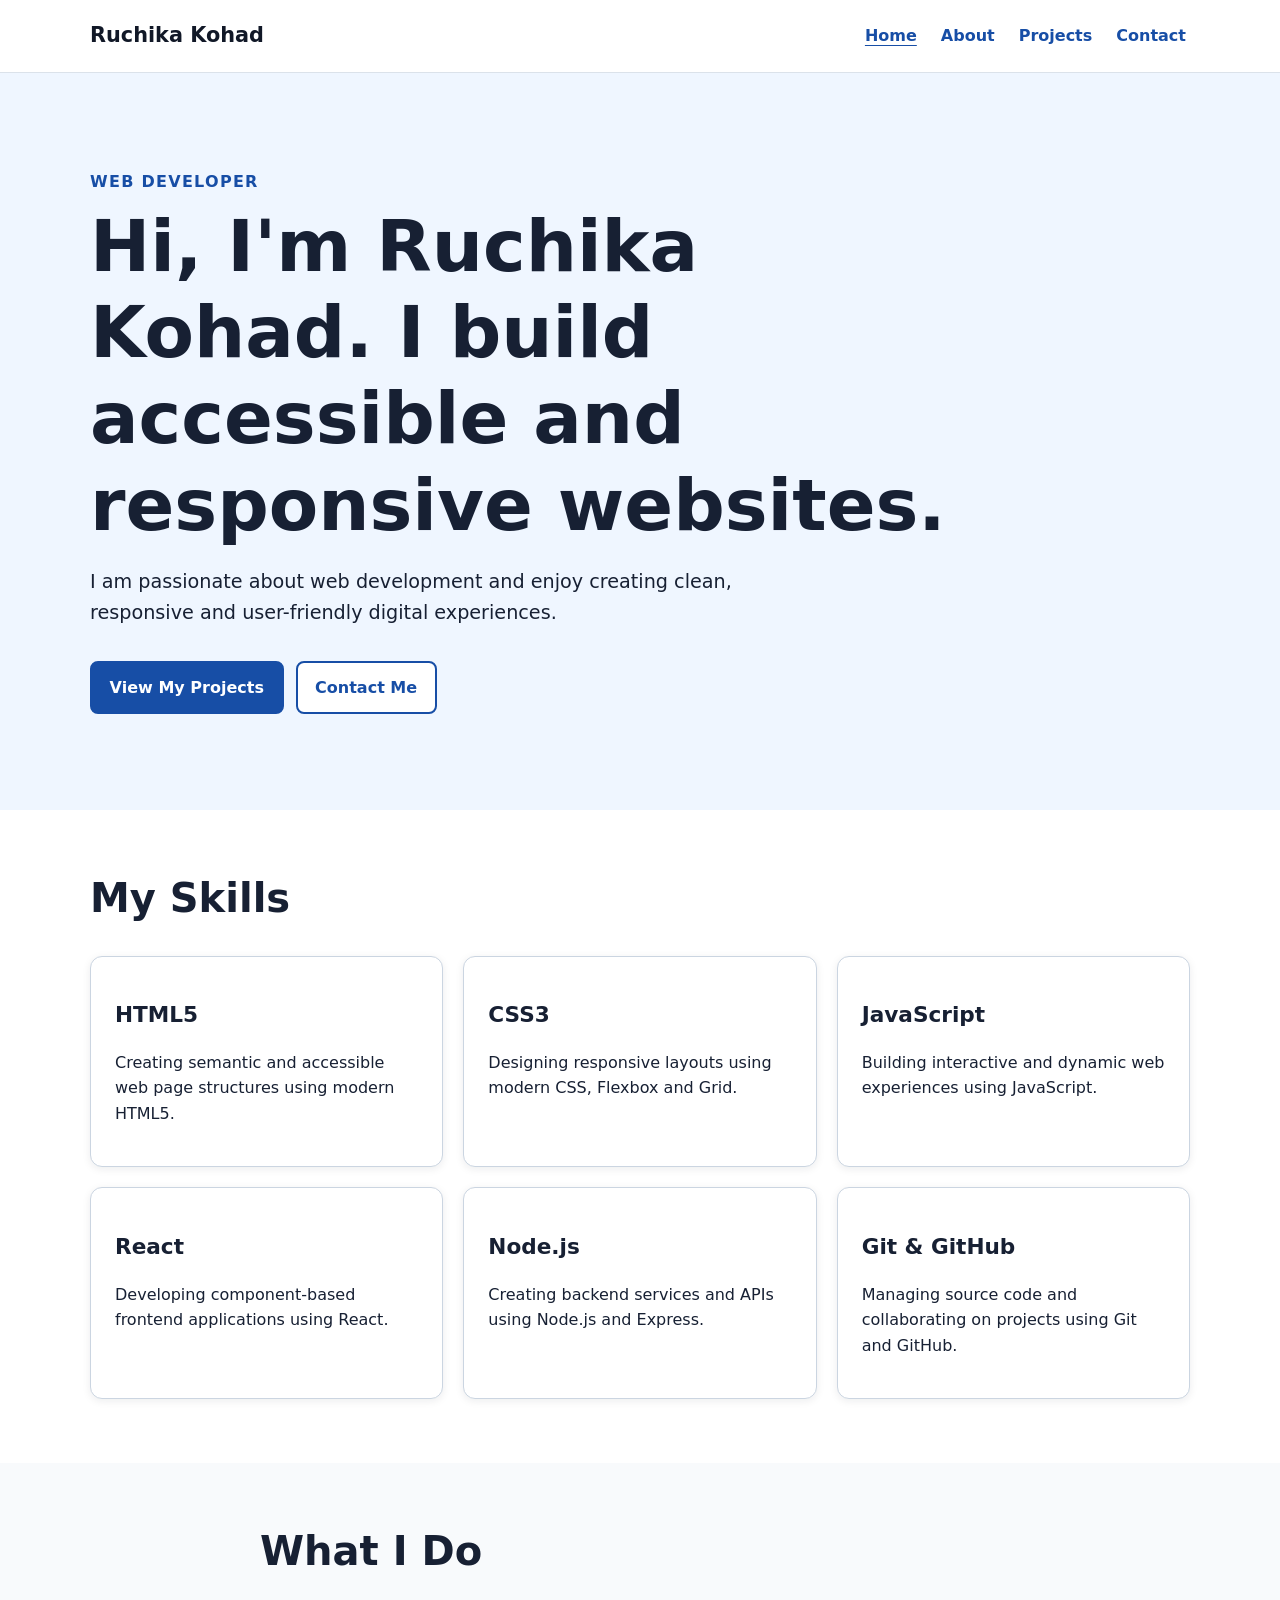
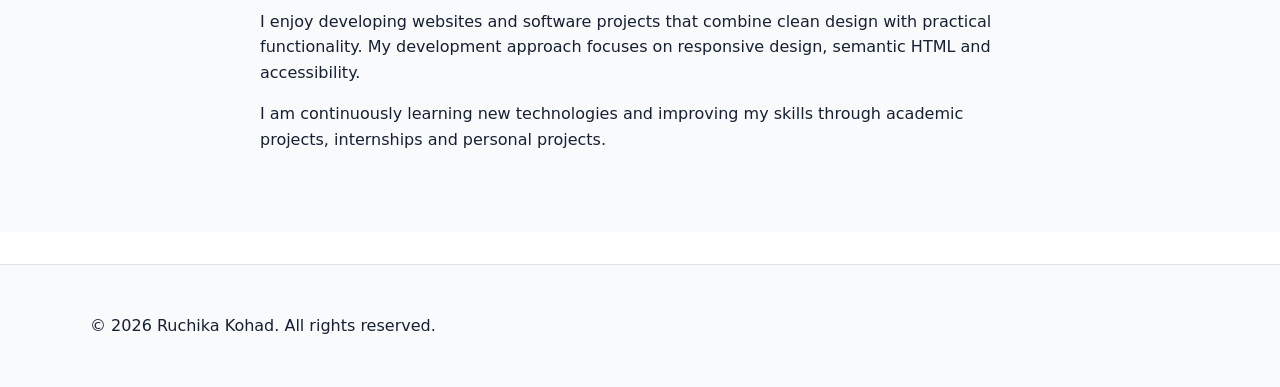
<file: index.html>
<!DOCTYPE html>
<html lang="en">
<head>
    <meta charset="UTF-8">

    <meta name="viewport" content="width=device-width, initial-scale=1.0">

    <meta name="description"
        content="Ruchika Kohad's personal portfolio showcasing web development projects, technical skills, and accessible responsive websites.">

    <meta name="author" content="Ruchika Kohad">

    <meta name="robots" content="index, follow">

    <meta name="theme-color" content="#2563eb">

    <link rel="canonical"
        href="https://ruchikakohad.github.io/InternTask1/">

    <link rel="stylesheet" href="css/style.css">

    <title>Ruchika Kohad | Web Developer Portfolio</title>
</head>

<body>

    <!-- Skip Navigation -->
    <a class="skip-link" href="#main-content">
        Skip to main content
    </a>

    <!-- Header -->
    <header class="site-header">

        <div class="container header-inner">

            <a class="logo"
               href="index.html"
               aria-label="Ruchika Kohad Home">
                Ruchika Kohad
            </a>

            <!-- Navigation -->
            <nav aria-label="Primary navigation">

                <ul class="nav-list">

                    <li>
                        <a href="index.html"
                           aria-current="page">
                            Home
                        </a>
                    </li>

                    <li>
                        <a href="about.html">
                            About
                        </a>
                    </li>

                    <li>
                        <a href="projects.html">
                            Projects
                        </a>
                    </li>

                    <li>
                        <a href="contact.html">
                            Contact
                        </a>
                    </li>

                </ul>

            </nav>

        </div>

    </header>


    <!-- Main Content -->
    <main id="main-content">

        <!-- Hero Section -->
        <section class="hero"
                 aria-labelledby="hero-title">

            <div class="container">

                <p class="eyebrow">
                    Web Developer
                </p>

                <h1 id="hero-title">
                    Hi, I'm Ruchika Kohad.
                    I build accessible and responsive websites.
                </h1>

                <p class="lead">
                    I am passionate about web development and enjoy
                    creating clean, responsive and user-friendly
                    digital experiences.
                </p>

                <div class="button-group">

                    <a class="button"
                       href="projects.html">
                        View My Projects
                    </a>

                    <a class="button button-secondary"
                       href="contact.html">
                        Contact Me
                    </a>

                </div>

            </div>

        </section>


        <!-- Skills Section -->
        <section class="section"
                 aria-labelledby="skills-title">

            <div class="container">

                <h2 id="skills-title">
                    My Skills
                </h2>

                <div class="card-grid">

                    <article class="card">

                        <h3>
                            HTML5
                        </h3>

                        <p>
                            Creating semantic and accessible
                            web page structures using modern HTML5.
                        </p>

                    </article>


                    <article class="card">

                        <h3>
                            CSS3
                        </h3>

                        <p>
                            Designing responsive layouts using
                            modern CSS, Flexbox and Grid.
                        </p>

                    </article>


                    <article class="card">

                        <h3>
                            JavaScript
                        </h3>

                        <p>
                            Building interactive and dynamic
                            web experiences using JavaScript.
                        </p>

                    </article>


                    <article class="card">

                        <h3>
                            React
                        </h3>

                        <p>
                            Developing component-based frontend
                            applications using React.
                        </p>

                    </article>


                    <article class="card">

                        <h3>
                            Node.js
                        </h3>

                        <p>
                            Creating backend services and APIs
                            using Node.js and Express.
                        </p>

                    </article>


                    <article class="card">

                        <h3>
                            Git & GitHub
                        </h3>

                        <p>
                            Managing source code and collaborating
                            on projects using Git and GitHub.
                        </p>

                    </article>

                </div>

            </div>

        </section>


        <!-- Introduction Section -->
        <section class="section light-section"
                 aria-labelledby="intro-title">

            <div class="container narrow">

                <h2 id="intro-title">
                    What I Do
                </h2>

                <p>
                    I enjoy developing websites and software projects
                    that combine clean design with practical functionality.
                    My development approach focuses on responsive design,
                    semantic HTML and accessibility.
                </p>

                <p>
                    I am continuously learning new technologies and
                    improving my skills through academic projects,
                    internships and personal projects.
                </p>

            </div>

        </section>

    </main>


    <!-- Footer -->
    <footer class="site-footer">

        <div class="container">

            <p>
                &copy; 2026 Ruchika Kohad.
                All rights reserved.
            </p>

        </div>

    </footer>

</body>
</html>
</file>
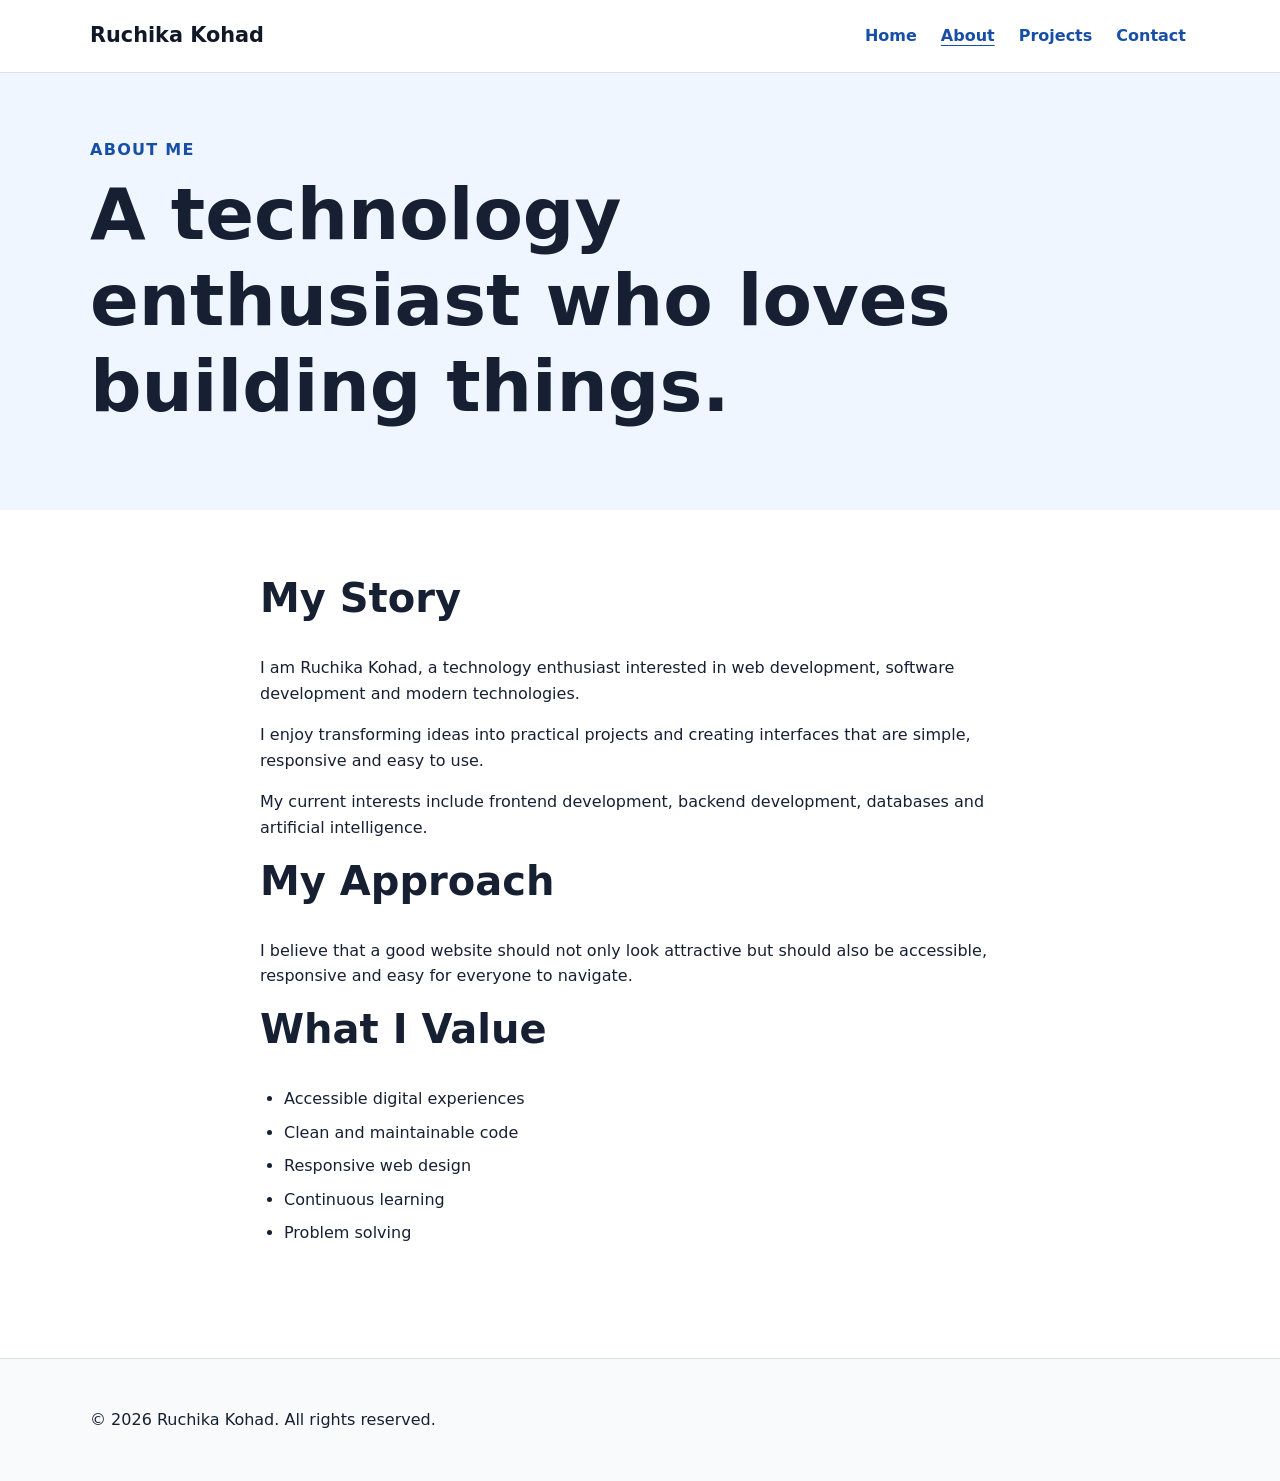
<file: about.html>
<!DOCTYPE html>
<html lang="en">

<head>

    <meta charset="UTF-8">

    <meta name="viewport"
          content="width=device-width, initial-scale=1.0">

    <meta name="description"
          content="Learn about Ruchika Kohad, her education, interests, technical skills and approach to web development.">

    <meta name="author"
          content="Ruchika Kohad">

    <meta name="robots"
          content="index, follow">

    <link rel="canonical"
          href="https://ruchikakohad.github.io/InternTask1/about.html">

    <link rel="stylesheet"
          href="css/style.css">

    <title>
        About Ruchika Kohad | Web Developer
    </title>

</head>


<body>

    <a class="skip-link"
       href="#main-content">
        Skip to main content
    </a>


    <!-- Header -->

    <header class="site-header">

        <div class="container header-inner">

            <a class="logo"
               href="index.html"
               aria-label="Ruchika Kohad Home">
                Ruchika Kohad
            </a>


            <nav aria-label="Primary navigation">

                <ul class="nav-list">

                    <li>
                        <a href="index.html">
                            Home
                        </a>
                    </li>

                    <li>
                        <a href="about.html"
                           aria-current="page">
                            About
                        </a>
                    </li>

                    <li>
                        <a href="projects.html">
                            Projects
                        </a>
                    </li>

                    <li>
                        <a href="contact.html">
                            Contact
                        </a>
                    </li>

                </ul>

            </nav>

        </div>

    </header>


    <!-- Main -->

    <main id="main-content">


        <section class="page-heading"
                 aria-labelledby="page-title">

            <div class="container">

                <p class="eyebrow">
                    About Me
                </p>

                <h1 id="page-title">
                    A technology enthusiast who loves building things.
                </h1>

            </div>

        </section>


        <section class="section"
                 aria-labelledby="story-title">

            <div class="container narrow">

                <h2 id="story-title">
                    My Story
                </h2>

                <p>
                    I am Ruchika Kohad, a technology enthusiast
                    interested in web development, software development
                    and modern technologies.
                </p>

                <p>
                    I enjoy transforming ideas into practical projects
                    and creating interfaces that are simple, responsive
                    and easy to use.
                </p>

                <p>
                    My current interests include frontend development,
                    backend development, databases and artificial
                    intelligence.
                </p>


                <h2>
                    My Approach
                </h2>

                <p>
                    I believe that a good website should not only
                    look attractive but should also be accessible,
                    responsive and easy for everyone to navigate.
                </p>


                <h2>
                    What I Value
                </h2>

                <ul class="value-list">

                    <li>
                        Accessible digital experiences
                    </li>

                    <li>
                        Clean and maintainable code
                    </li>

                    <li>
                        Responsive web design
                    </li>

                    <li>
                        Continuous learning
                    </li>

                    <li>
                        Problem solving
                    </li>

                </ul>

            </div>

        </section>


    </main>


    <footer class="site-footer">

        <div class="container">

            <p>
                &copy; 2026 Ruchika Kohad.
                All rights reserved.
            </p>

        </div>

    </footer>


</body>

</html>
</file>
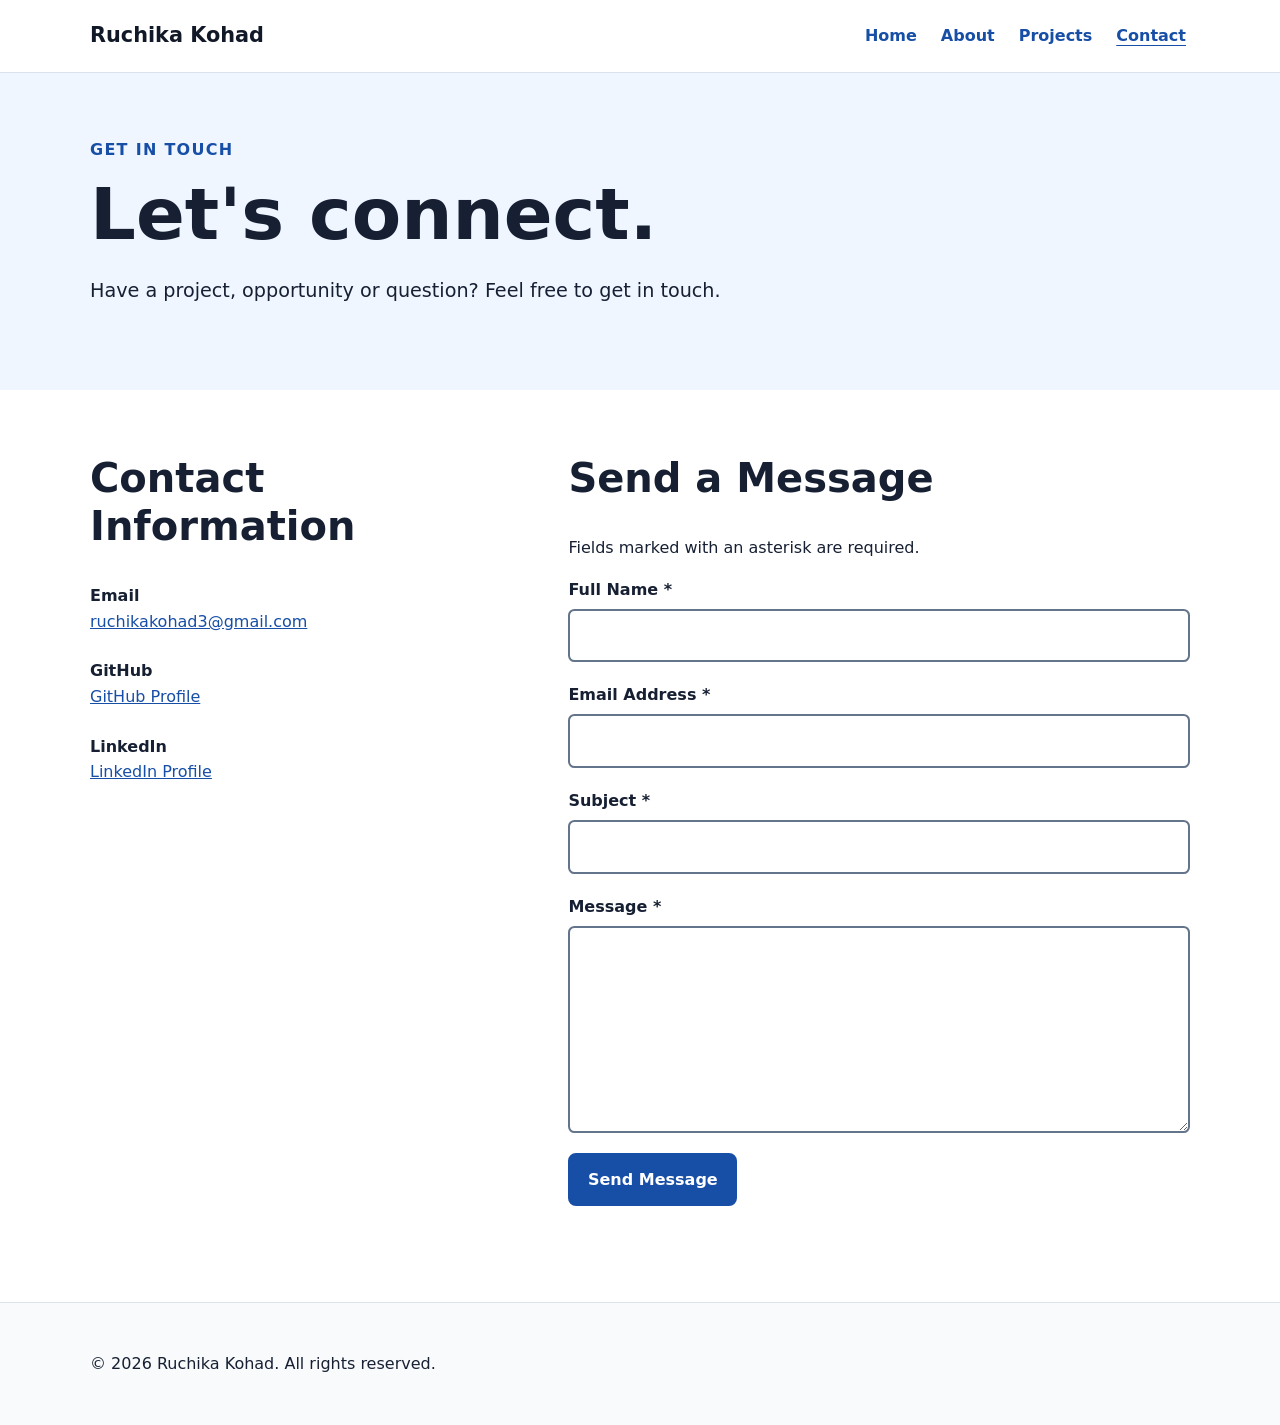
<file: contact.html>
<!DOCTYPE html>
<html lang="en">

<head>

    <meta charset="UTF-8">

    <meta name="viewport"
          content="width=device-width, initial-scale=1.0">

    <meta name="description"
          content="Contact Ruchika Kohad for web development, software development and project-related opportunities.">

    <meta name="author"
          content="Ruchika Kohad">

    <meta name="robots"
          content="index, follow">

    <link rel="canonical"
          href="https://yourusername.github.io/thiranex-task1/contact.html">

    <link rel="stylesheet"
          href="css/style.css">

    <title>
        Contact | Ruchika Kohad
    </title>

</head>


<body>

    <a class="skip-link"
       href="#main-content">
        Skip to main content
    </a>


    <header class="site-header">

        <div class="container header-inner">

            <a class="logo"
               href="index.html"
               aria-label="Ruchika Kohad Home">
                Ruchika Kohad
            </a>


            <nav aria-label="Primary navigation">

                <ul class="nav-list">

                    <li>
                        <a href="index.html">
                            Home
                        </a>
                    </li>

                    <li>
                        <a href="about.html">
                            About
                        </a>
                    </li>

                    <li>
                        <a href="projects.html">
                            Projects
                        </a>
                    </li>

                    <li>
                        <a href="contact.html"
                           aria-current="page">
                            Contact
                        </a>
                    </li>

                </ul>

            </nav>

        </div>

    </header>


    <main id="main-content">


        <section class="page-heading"
                 aria-labelledby="page-title">

            <div class="container">

                <p class="eyebrow">
                    Get In Touch
                </p>

                <h1 id="page-title">
                    Let's connect.
                </h1>

                <p class="lead">
                    Have a project, opportunity or question?
                    Feel free to get in touch.
                </p>

            </div>

        </section>


        <section class="section"
                 aria-labelledby="contact-title">

            <div class="container contact-layout">


                <!-- Contact Information -->

                <div>

                    <h2 id="contact-title">
                        Contact Information
                    </h2>

                    <address class="contact-info">

                        <p>
                            <strong>Email</strong><br>

                            <a href="mailto:ruchikakohad3@gmail.com">
    ruchikakohad3@gmail.com
</a>
                        </p>


                        <p>
                            <strong>GitHub</strong><br>

                            <a href="https://github.com/"
                               target="_blank"
                               rel="noopener noreferrer">
                                GitHub Profile
                            </a>
                        </p>


                        <p>
                            <strong>LinkedIn</strong><br>

                            <a href="https://www.linkedin.com/"
                               target="_blank"
                               rel="noopener noreferrer">
                                LinkedIn Profile
                            </a>
                        </p>

                    </address>

                </div>


                <!-- Contact Form -->

                <div>

                    <h2>
                        Send a Message
                    </h2>

                    <p id="form-help">
                        Fields marked with an asterisk
                        are required.
                    </p>


                    <form action="#"
                          method="post"
                          aria-describedby="form-help">


                        <div class="form-group">

                            <label for="name">
                                Full Name
                                <span aria-hidden="true">
                                    *
                                </span>
                            </label>

                            <input
                                id="name"
                                name="name"
                                type="text"
                                autocomplete="name"
                                required
                                aria-required="true"
                            >

                        </div>


                        <div class="form-group">

                            <label for="email">
                                Email Address
                                <span aria-hidden="true">
                                    *
                                </span>
                            </label>

                            <input
                                id="email"
                                name="email"
                                type="email"
                                autocomplete="email"
                                required
                                aria-required="true"
                            >

                        </div>


                        <div class="form-group">

                            <label for="subject">
                                Subject
                                <span aria-hidden="true">
                                    *
                                </span>
                            </label>

                            <input
                                id="subject"
                                name="subject"
                                type="text"
                                required
                                aria-required="true"
                            >

                        </div>


                        <div class="form-group">

                            <label for="message">
                                Message
                                <span aria-hidden="true">
                                    *
                                </span>
                            </label>

                            <textarea
                                id="message"
                                name="message"
                                rows="7"
                                required
                                aria-required="true"
                            ></textarea>

                        </div>


                        <button
                            class="button"
                            type="submit">
                            Send Message
                        </button>


                    </form>

                </div>

            </div>

        </section>


    </main>


    <footer class="site-footer">

        <div class="container">

            <p>
                &copy; 2026 Ruchika Kohad.
                All rights reserved.
            </p>

        </div>

    </footer>


</body>

</html>
</file>
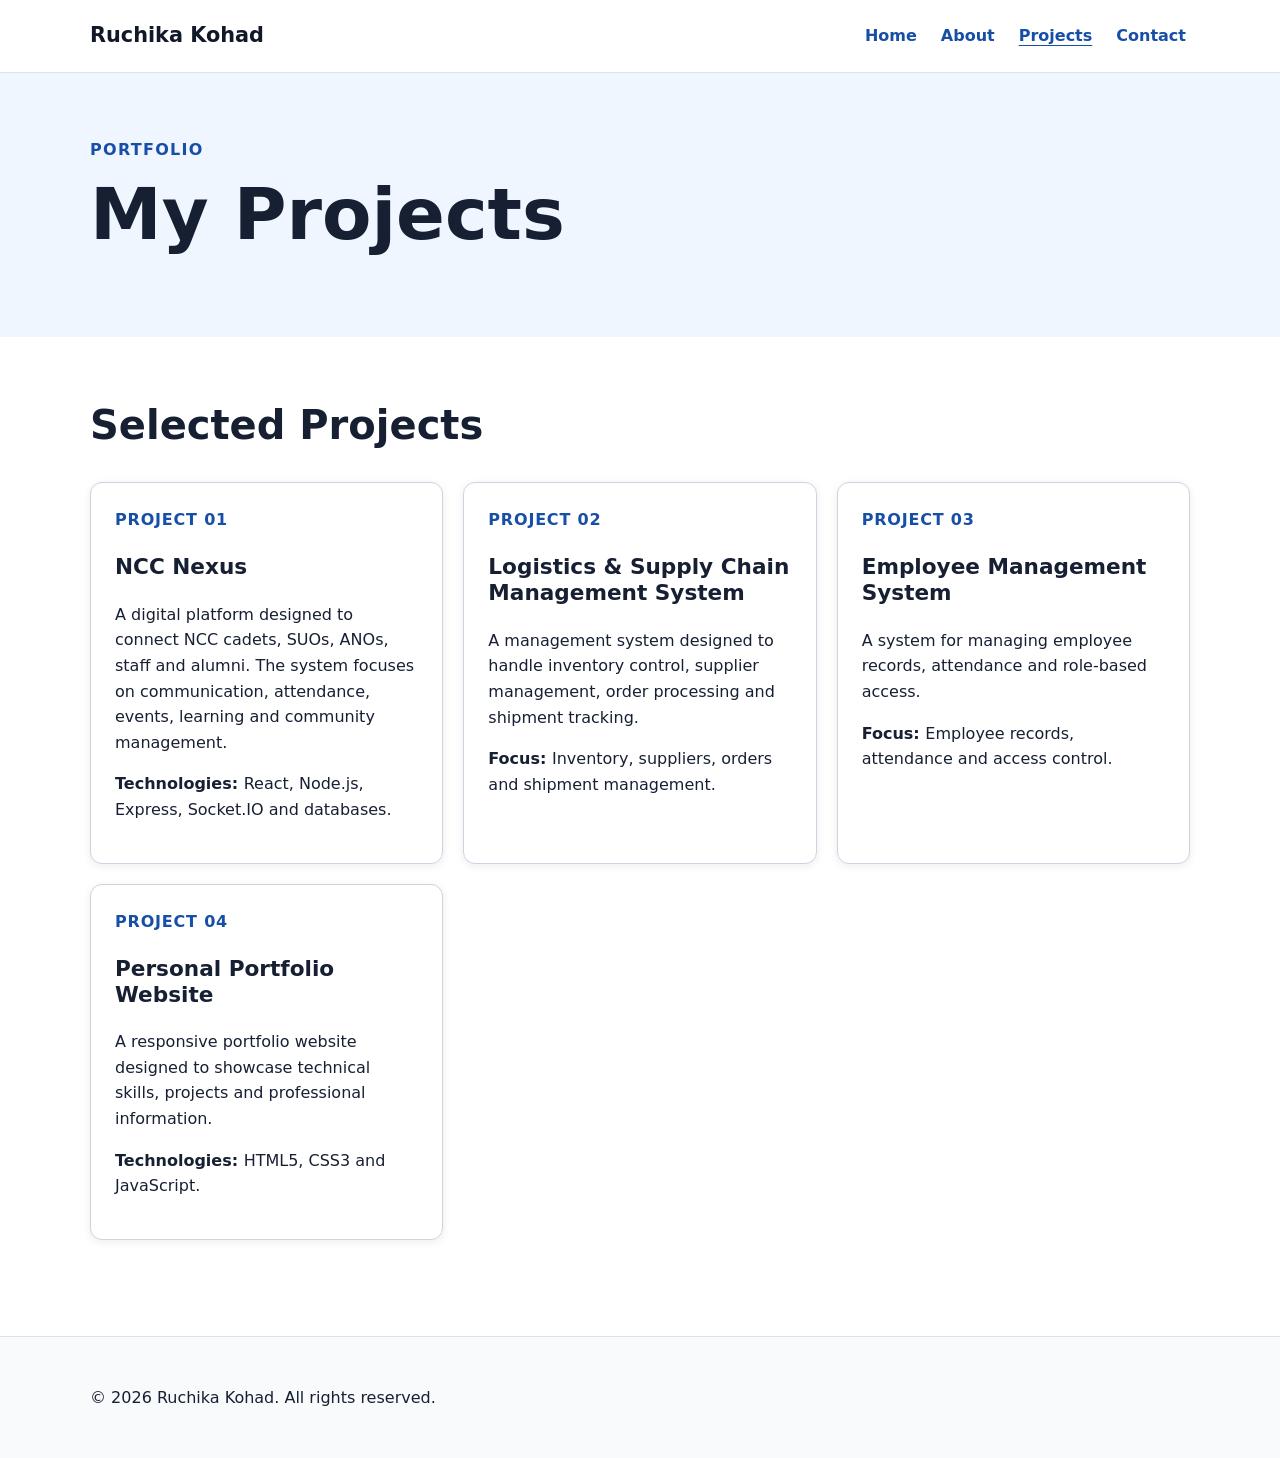
<file: projects.html>
<!DOCTYPE html>
<html lang="en">

<head>

    <meta charset="UTF-8">

    <meta name="viewport"
          content="width=device-width, initial-scale=1.0">

    <meta name="description"
          content="Explore Ruchika Kohad's web development and software projects including NCC Nexus, Logistics Management System and Employee Management System.">

    <meta name="author"
          content="Ruchika Kohad">

    <meta name="robots"
          content="index, follow">

    <link rel="canonical"
          href="https://ruchikakohad.github.io/InternTask1/projects.html">

    <link rel="stylesheet"
          href="css/style.css">

    <title>
        Projects | Ruchika Kohad
    </title>

</head>


<body>

    <a class="skip-link"
       href="#main-content">
        Skip to main content
    </a>


    <header class="site-header">

        <div class="container header-inner">

            <a class="logo"
               href="index.html"
               aria-label="Ruchika Kohad Home">
                Ruchika Kohad
            </a>


            <nav aria-label="Primary navigation">

                <ul class="nav-list">

                    <li>
                        <a href="index.html">
                            Home
                        </a>
                    </li>

                    <li>
                        <a href="about.html">
                            About
                        </a>
                    </li>

                    <li>
                        <a href="projects.html"
                           aria-current="page">
                            Projects
                        </a>
                    </li>

                    <li>
                        <a href="contact.html">
                            Contact
                        </a>
                    </li>

                </ul>

            </nav>

        </div>

    </header>


    <main id="main-content">


        <section class="page-heading"
                 aria-labelledby="page-title">

            <div class="container">

                <p class="eyebrow">
                    Portfolio
                </p>

                <h1 id="page-title">
                    My Projects
                </h1>

            </div>

        </section>


        <section class="section"
                 aria-labelledby="projects-title">

            <div class="container">

                <h2 id="projects-title">
                    Selected Projects
                </h2>


                <div class="card-grid">


                    <!-- Project 1 -->

                    <article class="card project-card">

                        <p class="project-number">
                            Project 01
                        </p>

                        <h3>
                            NCC Nexus
                        </h3>

                        <p>
                            A digital platform designed to connect
                            NCC cadets, SUOs, ANOs, staff and alumni.
                            The system focuses on communication,
                            attendance, events, learning and
                            community management.
                        </p>

                        <p>
                            <strong>
                                Technologies:
                            </strong>
                            React, Node.js, Express,
                            Socket.IO and databases.
                        </p>

                    </article>


                    <!-- Project 2 -->

                    <article class="card project-card">

                        <p class="project-number">
                            Project 02
                        </p>

                        <h3>
                            Logistics & Supply Chain Management System
                        </h3>

                        <p>
                            A management system designed to handle
                            inventory control, supplier management,
                            order processing and shipment tracking.
                        </p>

                        <p>
                            <strong>
                                Focus:
                            </strong>
                            Inventory, suppliers, orders
                            and shipment management.
                        </p>

                    </article>


                    <!-- Project 3 -->

                    <article class="card project-card">

                        <p class="project-number">
                            Project 03
                        </p>

                        <h3>
                            Employee Management System
                        </h3>

                        <p>
                            A system for managing employee records,
                            attendance and role-based access.
                        </p>

                        <p>
                            <strong>
                                Focus:
                            </strong>
                            Employee records, attendance
                            and access control.
                        </p>

                    </article>


                    <!-- Project 4 -->

                    <article class="card project-card">

                        <p class="project-number">
                            Project 04
                        </p>

                        <h3>
                            Personal Portfolio Website
                        </h3>

                        <p>
                            A responsive portfolio website designed
                            to showcase technical skills, projects
                            and professional information.
                        </p>

                        <p>
                            <strong>
                                Technologies:
                            </strong>
                            HTML5, CSS3 and JavaScript.
                        </p>

                    </article>


                </div>

            </div>

        </section>


    </main>


    <footer class="site-footer">

        <div class="container">

            <p>
                &copy; 2026 Ruchika Kohad.
                All rights reserved.
            </p>

        </div>

    </footer>


</body>

</html>
</file>
<file: css/style.css>
/* =========================================
   GLOBAL RESET
========================================= */

*,
*::before,
*::after {
    box-sizing: border-box;
}


html {
    scroll-behavior: smooth;
}


body {
    margin: 0;

    color: #172033;

    background: #ffffff;

    font-family:
        system-ui,
        -apple-system,
        BlinkMacSystemFont,
        "Segoe UI",
        sans-serif;

    line-height: 1.6;
}


/* =========================================
   LINKS
========================================= */

a {
    color: #174ea6;
}


a:focus-visible,
button:focus-visible,
input:focus-visible,
textarea:focus-visible {
    outline: 3px solid #f59e0b;

    outline-offset: 3px;
}


/* =========================================
   SKIP LINK
========================================= */

.skip-link {
    position: absolute;

    left: 1rem;

    top: -5rem;

    z-index: 100;

    padding: 0.75rem 1rem;

    background: #111827;

    color: #ffffff;

    text-decoration: none;

    border-radius: 0.4rem;
}


.skip-link:focus {
    top: 1rem;
}


/* =========================================
   CONTAINER
========================================= */

.container {
    width: min(
        1100px,
        calc(100% - 2rem)
    );

    margin-inline: auto;
}


.narrow {
    max-width: 760px;
}


/* =========================================
   HEADER
========================================= */

.site-header {
    border-bottom: 1px solid #dbe2ea;

    background: #ffffff;
}


.header-inner {
    display: flex;

    align-items: center;

    justify-content: space-between;

    gap: 1rem;

    min-height: 72px;
}


.logo {
    color: #111827;

    font-size: 1.3rem;

    font-weight: 800;

    text-decoration: none;
}


/* =========================================
   NAVIGATION
========================================= */

.nav-list {
    display: flex;

    flex-wrap: wrap;

    gap: 1rem;

    margin: 0;

    padding: 0;

    list-style: none;
}


.nav-list a {
    display: inline-block;

    padding: 0.5rem 0.25rem;

    color: #174ea6;

    font-weight: 650;

    text-decoration: none;
}


.nav-list a:hover,
.nav-list a[aria-current="page"] {
    text-decoration: underline;

    text-underline-offset: 0.25rem;
}


/* =========================================
   HERO
========================================= */

.hero {
    padding: 6rem 0;

    background: #eff6ff;
}


.page-heading {
    padding: 4rem 0;

    background: #eff6ff;
}


.eyebrow {
    margin: 0 0 0.5rem;

    color: #174ea6;

    font-weight: 800;

    text-transform: uppercase;

    letter-spacing: 0.08em;
}


/* =========================================
   TYPOGRAPHY
========================================= */

h1,
h2,
h3 {
    line-height: 1.2;
}


h1 {
    max-width: 900px;

    margin: 0 0 1rem;

    font-size:
        clamp(
            2.25rem,
            6vw,
            4.5rem
        );
}


h2 {
    margin-top: 0;

    font-size:
        clamp(
            1.75rem,
            4vw,
            2.5rem
        );
}


h3 {
    font-size: 1.35rem;
}


.lead {
    max-width: 700px;

    font-size: 1.2rem;
}


/* =========================================
   SECTIONS
========================================= */

.section {
    padding: 4rem 0;
}


.light-section {
    background: #f8fafc;
}


/* =========================================
   BUTTONS
========================================= */

.button-group {
    display: flex;

    flex-wrap: wrap;

    gap: 0.75rem;

    margin-top: 2rem;
}


.button {
    display: inline-block;

    border: 2px solid #174ea6;

    border-radius: 0.5rem;

    padding: 0.75rem 1.1rem;

    background: #174ea6;

    color: #ffffff;

    font: inherit;

    font-weight: 750;

    text-decoration: none;

    cursor: pointer;
}


.button:hover {
    background: #123b7c;

    border-color: #123b7c;
}


.button-secondary {
    background: #ffffff;

    color: #174ea6;
}


/* =========================================
   CARDS
========================================= */

.card-grid {
    display: grid;

    grid-template-columns:
        repeat(
            3,
            1fr
        );

    gap: 1.25rem;
}


.card {
    border: 1px solid #cbd5e1;

    border-radius: 0.75rem;

    padding: 1.5rem;

    background: #ffffff;

    box-shadow:
        0 2px 8px
        rgb(
            15 23 42 / 8%
        );
}


.project-number {
    margin-top: 0;

    color: #174ea6;

    font-weight: 800;

    text-transform: uppercase;

    letter-spacing: 0.05em;
}


/* =========================================
   LIST
========================================= */

.value-list {
    padding-left: 1.5rem;
}


.value-list li {
    margin-bottom: 0.5rem;
}


/* =========================================
   CONTACT
========================================= */

.contact-layout {
    display: grid;

    grid-template-columns:
        minmax(0, 0.8fr)
        minmax(0, 1.2fr);

    gap: 4rem;
}


.contact-info {
    font-style: normal;
}


.contact-info p {
    margin-bottom: 1.5rem;
}


/* =========================================
   FORM
========================================= */

.form-group {
    margin-bottom: 1.25rem;
}


label {
    display: block;

    margin-bottom: 0.4rem;

    font-weight: 700;
}


input,
textarea {
    display: block;

    width: 100%;

    border: 2px solid #64748b;

    border-radius: 0.4rem;

    padding: 0.75rem;

    color: #172033;

    background: #ffffff;

    font: inherit;
}


input:focus,
textarea:focus {
    border-color: #174ea6;
}


textarea {
    resize: vertical;
}


/* =========================================
   FOOTER
========================================= */

.site-footer {
    margin-top: 2rem;

    padding: 2rem 0;

    border-top: 1px solid #dbe2ea;

    background: #f8fafc;
}


/* =========================================
   RESPONSIVE DESIGN
========================================= */

@media (max-width: 800px) {

    .contact-layout {
        grid-template-columns: 1fr;

        gap: 2rem;
    }

}


@media (max-width: 700px) {

    .header-inner {
        align-items: flex-start;

        flex-direction: column;

        padding: 1rem 0;
    }


    .card-grid {
        grid-template-columns: 1fr;
    }


    .hero {
        padding: 4rem 0;
    }

}


/* =========================================
   REDUCED MOTION
========================================= */

@media (prefers-reduced-motion: reduce) {

    html {
        scroll-behavior: auto;
    }

}
</file>
